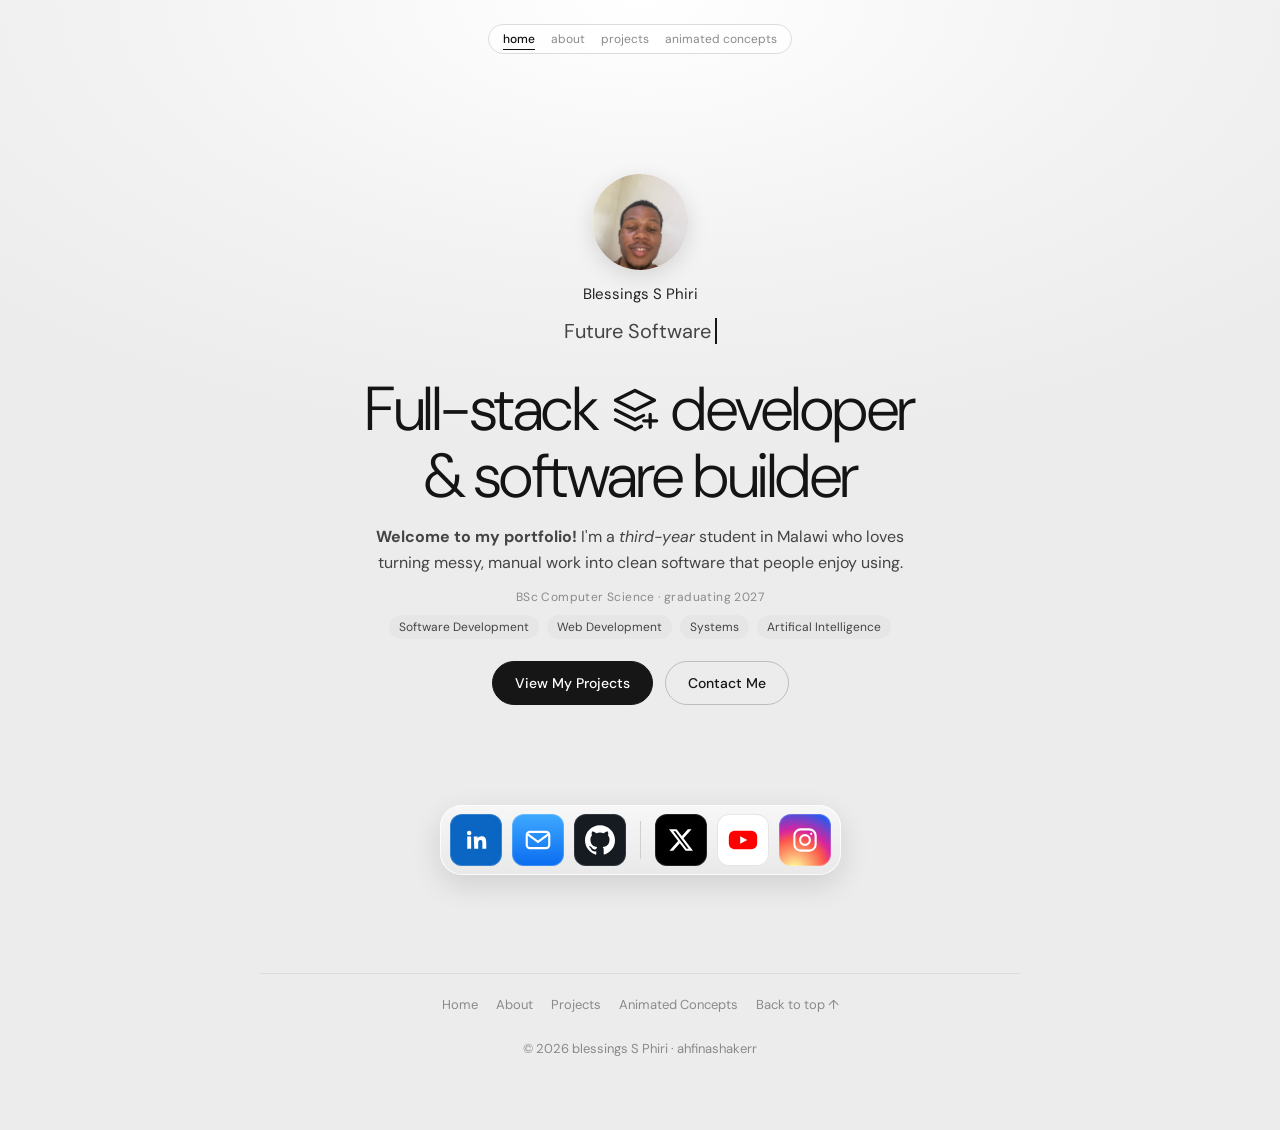
<file: index.html>
<!DOCTYPE html>
<!--
  index.html  -  the HOME page

  WHAT IS THIS FILE?
  HTML (HyperText Markup Language) is the structure of a web page.
  It is made of "tags" like <p>...</p>. Most tags open (<p>) and close (</p>).
  Text in a box like this (starting with the exclamation-dash-dash symbols)
  is a COMMENT: the browser ignores it, it is only here to explain the code.

  WHY is this file called index.html?
  Web servers (including GitHub Pages) automatically show "index.html"
  as the main page of a site, so the name must be exactly this.

  <!DOCTYPE html> (the first line) tells the browser "this page uses
  modern HTML5". Without it the browser may use old, quirky rules.
-->
<html lang="en">
<!-- lang="en" says the page is in English. WHY: screen readers pronounce it
     correctly and search engines know the language. -->

<head>
  <!-- The <head> holds information ABOUT the page. None of it is shown on the page itself. -->

  <!-- charset="utf-8" lets the page show all characters properly (é, –, ·, emoji). -->
  <meta charset="utf-8">

  <!-- viewport: makes the page fit a phone screen at normal size instead of
       a tiny zoomed-out desktop page. Needed for responsive design. -->
  <meta name="viewport" content="width=device-width, initial-scale=1">

  <!-- description: the short summary Google shows under the page title in search results. -->
  <meta name="description" content="Portfolio of Blessings S Phiri, a Computer Science student and full-stack developer in Malawi.">

  <!-- author: who made the page -->
  <meta name="author" content="Blessings Phiri">

  <!-- <title> is the text shown on the browser tab. -->
  <title>Blessings S Phiri | Home</title>

  <!-- Google Fonts, in two lines:
       preconnect = start connecting to Google early so the font loads faster.
       The second link downloads the DM Sans font in weights 300, 400 and 500. -->
  <link rel="preconnect" href="https://fonts.googleapis.com">
  <link href="https://fonts.googleapis.com/css2?family=DM+Sans:wght@300;400;500&display=swap" rel="stylesheet">

  <!-- Connects MY stylesheet. href is the path: the "css" folder, then style.css.
       This is an EXTERNAL stylesheet (required by the brief). -->
  <link rel="stylesheet" href="css/style.css">

  <!-- Connects my JavaScript. "defer" = run it after the page has loaded. -->
  <script src="js/script.js" defer></script>
</head>

<body>
  <!-- The <body> is everything the visitor actually sees. -->

  <!-- <main> = the main content of the page (there should be only one per page).
       class="page" is a name my CSS uses to style it.
       id="top" gives this spot a name so "Back to top" links (href="#top") can jump here. -->
  <main class="page" id="top">

    <!-- ===================== HEADER + NAVIGATION =====================
         <header> = the top area of the page.
         <nav> = a group of navigation links. aria-label describes it for screen readers.
         The same navigation is on all 4 pages. Only the "active" class moves,
         so the visitor can see which page they are on. -->
    <header>
      <nav class="pill" aria-label="Main navigation">
        <div class="tabs">
          <!-- <a> = a hyperlink. href = where it goes.
               These are INTERNAL links to my other pages (same folder, so just the file name).
               aria-current="page" tells screen readers "you are here". -->
          <a href="index.html" class="active" aria-current="page">home</a>
          <a href="about.html">about</a>
          <a href="projects.html">projects</a>
          <a href="animations.html">animated concepts</a>
        </div>
      </nav>
    </header>

    <!-- ===================== HERO SECTION =====================
         <section> = one themed block of the page.
         aria-labelledby links the section to its heading (id="hero-title") for screen readers.
         The background picture is added in CSS (.hero::before in style.css). -->
    <section class="hero" aria-labelledby="hero-title">

      <!-- CLICKABLE IMAGE (brief requirement): an <img> placed INSIDE an <a>.
           Clicking the photo goes to the About page.
           alt = text description of the picture (for screen readers and if the image fails to load).
           width/height = the picture's size, so the page doesn't jump while loading. -->
      <a href="about.html" aria-label="Go to the About page">
        <img class="avatar" src="images/profile.jpg" alt="Portrait of Blessings S Phiri" width="96" height="96">
      </a>

      <!-- My name. -->
      <div class="name">Blessings S Phiri</div>

      <!-- TYPING ANIMATION. data-words holds the phrases to type, as a list.
           script.js reads it and types them one by one. The text inside the span
           ("Future Software Engineer") is shown first / if JavaScript is off. -->
      <div class="typing">
        <span class="typed-text typed" data-words='["Future Software Engineer", "Web Developer", "Computer Science Student", "Technology Enthusiast"]'>Future Software Engineer</span>
      </div>

      <!-- <h1> = the MAIN heading of the page. Use only one h1 per page (good for SEO).
           <br> = line break (forces a new line without starting a new paragraph).
           &amp; shows the "&" symbol (a plain & can confuse HTML). -->
      <h1 id="hero-title">
        Full-stack
        <!-- Inline SVG = a picture drawn with code (the little layers icon).
             WHY SVG? It stays sharp at any size and needs no image file.
             aria-hidden="true" hides it from screen readers because it is only decoration. -->
        <svg class="layers" width="52" height="52" viewBox="0 0 24 24" fill="none" stroke="#141414" stroke-width="1.5" stroke-linecap="round" stroke-linejoin="round" aria-hidden="true"><path d="m12 3 9 4.5-9 4.5-9-4.5z"/><path d="m3 12 9 4.5 4-2"/><path d="m3 16.5 9 4.5 3-1.5"/><path d="M19 14v6M16 17h6"/></svg>
        developer<br>&amp; software builder
      </h1>

      <!-- WELCOME MESSAGE. <p> = paragraph. <strong> = bold (important). <em> = italic (emphasis). -->
      <p class="welcome">
        <strong>Welcome to my portfolio!</strong> I'm a <em>third-year</em> student in Malawi who loves
        turning messy, manual work into clean software that people enjoy using.
      </p>

      <div class="hero-meta">
        <!-- ACADEMIC PROGRAMME (brief requirement). <h6> = the smallest heading level.
             &middot; shows a middle dot "·".  TODO: put your exact degree name. -->
        <h6>BSc Computer Science &middot; graduating 2027</h6>

        <!-- PROFESSIONAL INTERESTS (brief requirement), shown as small tags -->
        <div class="tags" aria-label="Professional interests">
          <span>Software Development</span>
          <span>Web Development</span>
          <span>Systems</span>
          <span>Artifical Intelligence</span>
        </div>
      </div>

      <!-- CALL-TO-ACTION BUTTONS (brief requirement). They are links styled as buttons (class="btn").
           about.html#contact = open the About page AND jump to the section with id="contact". -->
      <div class="btn-row">
        <a class="btn" href="projects.html">View My Projects</a>
        <a class="btn ghost" href="about.html#contact">Contact Me</a>
      </div>
    </section>

    <!-- ===================== SOCIAL DOCK =====================
         A row of icon links (from the base site's design).
         TODO: replace every YOUR-... with your real profile. Delete icons you don't use.
         target="_blank" opens the link in a NEW tab so visitors don't leave my site.
         rel="noopener" is a security setting that should always go with target="_blank".
         aria-label + title give the icon a name (icons have no text). -->
    <div class="dock" aria-label="Social links">

      <!-- EXTERNAL link (goes to another website) -->
      <a class="dock-i linkedin" href="https://www.linkedin.com/in/blessings-phiri-0867732a6?" target="_blank" rel="noopener" aria-label="LinkedIn" title="LinkedIn">
        <svg width="30" height="30" viewBox="0 0 24 24" fill="#fff" aria-hidden="true"><path d="M5 9.2h3.1V19H5zM6.55 4.5a1.8 1.8 0 1 1 0 3.6 1.8 1.8 0 0 1 0-3.6zM10.2 9.2h3v1.35c.45-.85 1.55-1.65 3.15-1.65 3.25 0 3.85 2.15 3.85 4.9V19h-3.1v-4.6c0-1.1 0-2.5-1.55-2.5s-1.8 1.2-1.8 2.45V19h-3.1z"/></svg>
      </a>

      <!-- EMAIL link: "mailto:" opens the visitor's email app with my address filled in. -->
      <a class="dock-i mail" href="mailto:blessingsphiri196@gmail.com" aria-label="Email" title="Email">
        <svg width="30" height="30" viewBox="0 0 24 24" fill="none" stroke="#fff" stroke-width="1.7" stroke-linecap="round" stroke-linejoin="round" aria-hidden="true"><rect x="3" y="5.5" width="18" height="13" rx="2.5"/><path d="m3.8 7.5 8.2 6 8.2-6"/></svg>
      </a>

       <!-- I deleted another link -->

      <!-- LINK TO MY GITHUB PROFILE (brief requirement) -->
      <a class="dock-i github" href="https://github.com/ahfinashakerr" target="_blank" rel="noopener" aria-label="GitHub" title="GitHub">
        <svg width="30" height="30" viewBox="0 0 24 24" fill="#fff" aria-hidden="true"><path d="M12 .297c-6.63 0-12 5.373-12 12 0 5.303 3.438 9.8 8.205 11.385.6.113.82-.258.82-.577 0-.285-.01-1.04-.015-2.04-3.338.724-4.042-1.61-4.042-1.61C4.422 18.07 3.633 17.7 3.633 17.7c-1.087-.744.084-.729.084-.729 1.205.084 1.838 1.236 1.838 1.236 1.07 1.835 2.809 1.305 3.495.998.108-.776.417-1.305.76-1.605-2.665-.3-5.466-1.332-5.466-5.93 0-1.31.465-2.38 1.235-3.22-.135-.303-.54-1.523.105-3.176 0 0 1.005-.322 3.3 1.23.96-.267 1.98-.399 3-.405 1.02.006 2.04.138 3 .405 2.28-1.552 3.285-1.23 3.285-1.23.645 1.653.24 2.873.12 3.176.765.84 1.23 1.91 1.23 3.22 0 4.61-2.805 5.625-5.475 5.92.42.36.81 1.096.81 2.22 0 1.606-.015 2.896-.015 3.286 0 .315.21.69.825.57C20.565 22.092 24 17.592 24 12.297c0-6.627-5.373-12-12-12"/></svg>
      </a>

      <!-- A thin divider line between the two icon groups -->
      <span class="dock-sep"></span>

      <a class="dock-i x" href="https://x.com/Kalifabina" target="_blank" rel="noopener" aria-label="X" title="X">
        <svg width="24" height="24" viewBox="0 0 24 24" fill="#fff" aria-hidden="true"><path d="M18.901 1.153h3.68l-8.04 9.19L24 22.846h-7.406l-5.8-7.584-6.638 7.584H.474l8.6-9.83L0 1.154h7.594l5.243 6.932ZM17.61 20.644h2.039L6.486 3.24H4.298Z"/></svg>
      </a>
      <a class="dock-i youtube" href="https://www.youtube.com/@Kalifabina" target="_blank" rel="noopener" aria-label="YouTube" title="YouTube">
        <svg width="34" height="34" viewBox="0 0 24 24" aria-hidden="true"><rect x="2" y="5.5" width="20" height="13" rx="4" fill="#f00"/><path d="m10 9.3 5 2.7-5 2.7z" fill="#fff"/></svg>
      </a>
      <a class="dock-i instagram" href="https://www.instagram.com/Kalifabina" target="_blank" rel="noopener" aria-label="Instagram" title="Instagram">
        <svg width="30" height="30" viewBox="0 0 24 24" fill="none" stroke="#fff" stroke-width="1.7" aria-hidden="true"><rect x="3.5" y="3.5" width="17" height="17" rx="5"/><circle cx="12" cy="12" r="3.9"/><circle cx="17" cy="7" r="0.9" fill="#fff" stroke="none"/></svg>
      </a>
    </div>

    <!-- ===================== FOOTER =====================
         <footer> = the bottom area, repeated on every page.
         <hr> = horizontal line.
         href="#top" is a SECTION link: it scrolls back up to id="top" on this same page.
         &uarr; shows an up arrow. &copy; shows the © symbol.
         <span id="year"> is filled in automatically by script.js (current year). -->
    <footer>
      <hr>
      <div class="foot-links">
        <a href="index.html">Home</a>
        <a href="about.html">About</a>
        <a href="projects.html">Projects</a>
        <a href="animations.html">Animated Concepts</a>
        <a href="#top">Back to top &uarr;</a>
      </div>
      <p>&copy; <span id="year">2026</span> blessings S Phiri &middot; ahfinashakerr</p>
    </footer>

  </main>
</body>
</html>
</file>
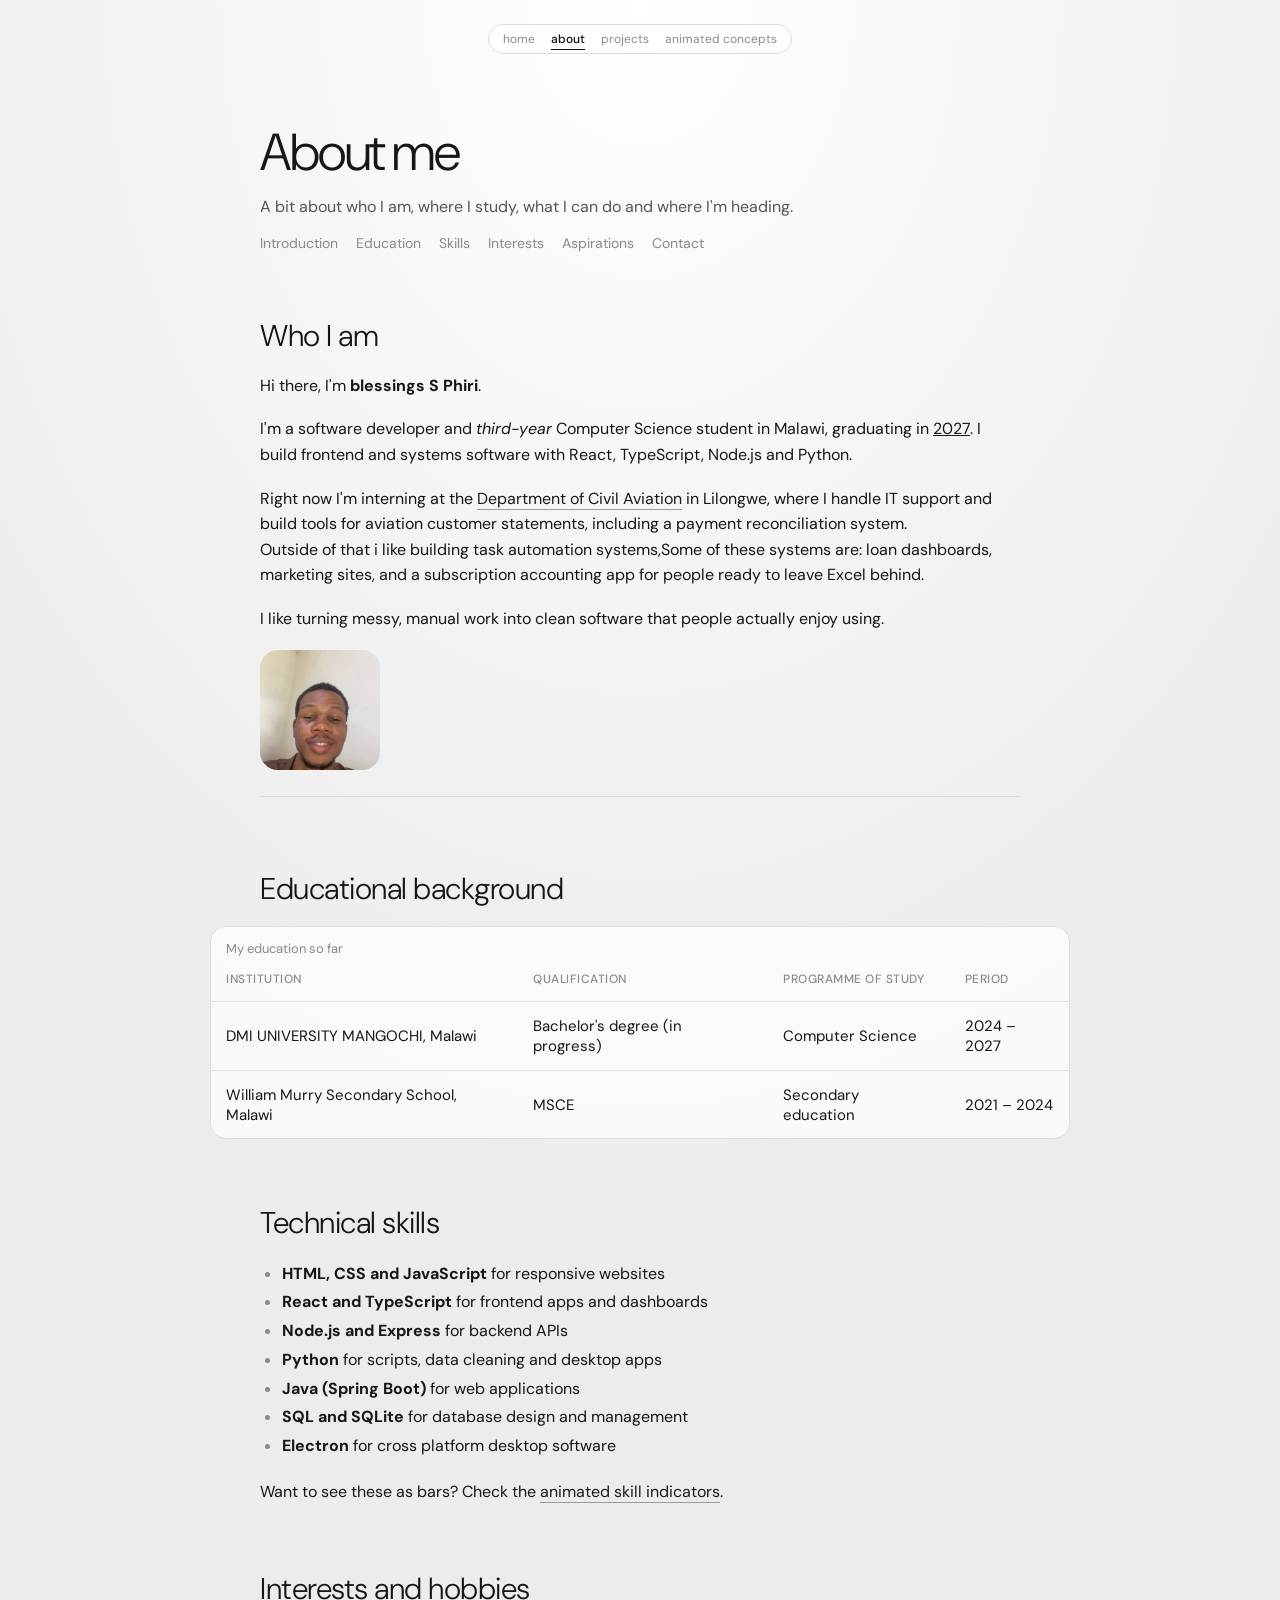
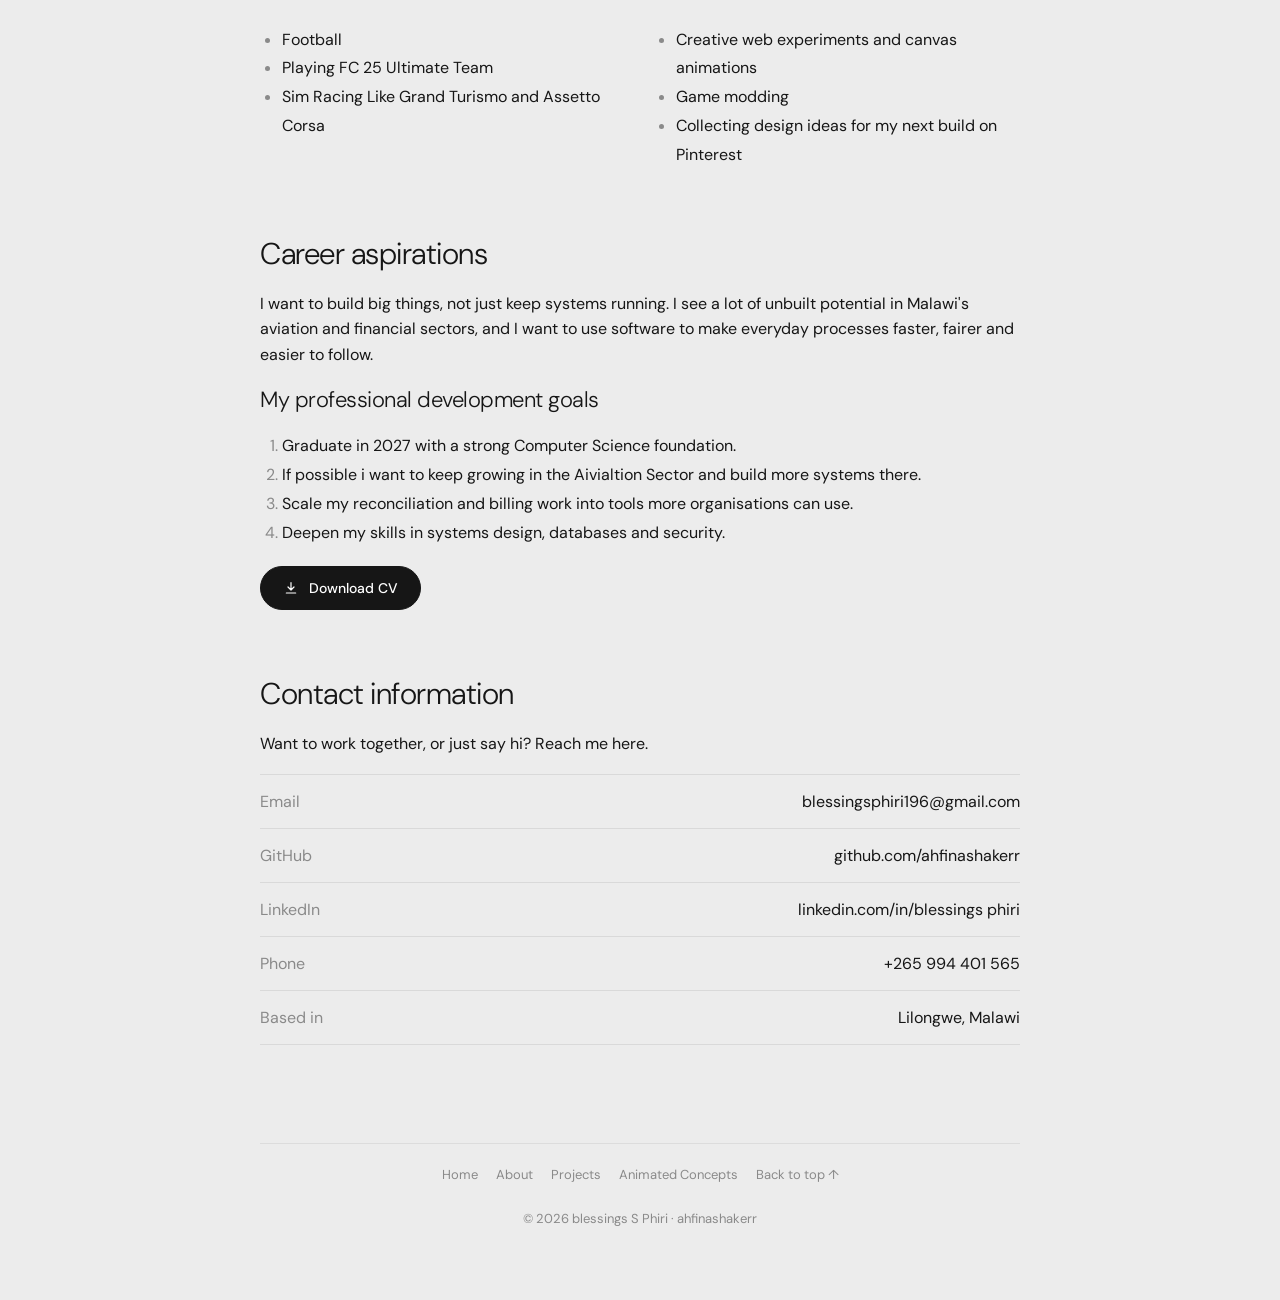
<file: about.html>
<!DOCTYPE html>
<!--
  about.html  -  the ABOUT ME page

  Sections on this page (they match the brief, A to F):
    A. Personal introduction     D. Interests and hobbies
    B. Education (a table)       E. Career aspirations (lists)
    C. Technical skills (a list) F. Contact information

  The <head>, header/navigation and footer work exactly like in index.html
  (see the long comments there). Only the parts that are different are explained here.
-->
<html lang="en">
<head>
  <meta charset="utf-8">
  <meta name="viewport" content="width=device-width, initial-scale=1">
  <meta name="description" content="About blesings S  Phiri: education, technical skills, interests and career goals.">
  <meta name="author" content="blessings S Phiri">
  <title>blessings S Phiri | About Me</title>
  <link rel="preconnect" href="https://fonts.googleapis.com">
  <link href="https://fonts.googleapis.com/css2?family=DM+Sans:wght@300;400;500&display=swap" rel="stylesheet">
  <link rel="stylesheet" href="css/style.css">
  <script src="js/script.js" defer></script>
</head>
<body>
  <main class="page" id="top">

    <!-- Navigation: same as every page. "active" is now on the "about" link. -->
    <header>
      <nav class="pill" aria-label="Main navigation">
        <div class="tabs">
          <a href="index.html">home</a>
          <a href="about.html" class="active" aria-current="page">about</a>
          <a href="projects.html">projects</a>
          <a href="animations.html">animated concepts</a>
        </div>
      </nav>
    </header>

    <!-- .wrap keeps the content in a centred column of readable width (see style.css) -->
    <div class="wrap">

      <!-- PAGE TITLE AREA -->
      <div class="page-title">
        <h1>About me</h1>
        <p>A bit about who I am, where I study, what I can do and where I'm heading.</p>

        <!-- SECTION LINKS (brief requirement: "links connecting sections within a page").
             href="#education" jumps to the element on THIS page that has id="education".
             Smooth scrolling is turned on in the CSS. -->
        <nav class="jump" aria-label="Jump to a section">
          <a href="#intro">Introduction</a>
          <a href="#education">Education</a>
          <a href="#skills">Skills</a>
          <a href="#interests">Interests</a>
          <a href="#aspirations">Aspirations</a>
          <a href="#contact">Contact</a>
        </nav>
      </div>

      <!-- ===================== A. PERSONAL INTRODUCTION =====================
           id="intro" is the "name" the jump link above points to. -->
      <section class="block" id="intro">
        <!-- <h2> = a section heading (second level, under the h1) -->
        <h2>Who I am</h2>
        <p>Hi there, I'm <strong>blessings S Phiri</strong>.</p>

        <!-- TEXT FORMATTING used here:
             <em> = italic emphasis, <strong> = bold, <u> = underline -->
        <p>
          I'm a software developer and <em>third-year</em> Computer Science student in Malawi,
          graduating in <u>2027</u>. I build frontend and systems software with React, TypeScript,
          Node.js and Python.
        </p>

        <p>
          Right now I'm interning at the
          <!-- TODO: here is the DCA reconcilliatoin system .
               class="txt-link" gives it the thin underline style. -->
          <a class="txt-link" href="#">Department of Civil Aviation</a>
          in Lilongwe, where I handle IT support and build tools for aviation customer statements,
          including a payment reconciliation system.<br>
          <!-- <br> above = line break: new line INSIDE the same paragraph.
               A new <p> would add a bigger gap and starts a new paragraph. -->
          Outside of that i like building task automation systems,Some of  these systems are:
          loan dashboards, marketing sites, and a subscription accounting app for people ready to leave Excel behind.
        </p>
        <p>I like turning messy, manual work into clean software that people actually enjoy using.</p>

        <!-- CLICKABLE IMAGE #2: the photo is wrapped in a link to the Projects page.
             style="..." is INLINE CSS (CSS written directly on one element, for a one-off style). -->
        <a href="projects.html" aria-label="See my projects">
          <img src="images/profile.jpg" alt="Blessings S phiri at work" width="120" height="120" style="border-radius:18px; object-fit:cover; display:block;">
        </a>
        <hr>
      </section>

      <!-- ===================== B. EDUCATIONAL BACKGROUND (HTML TABLE) =====================
           A table has: <table> (the whole thing), <thead> (heading row), <tbody> (data rows),
           <tr> (a row), <th> (a heading cell) and <td> (a normal cell).
           .table-wrap lets it scroll sideways on tiny phones. -->
      <section class="block" id="education">
        <h2>Educational background</h2>
        <div class="table-wrap">
          <table>
            <!-- <caption> = a title for the table (good for accessibility) -->
            <caption>My education so far</caption>
            <thead>
              <tr>
                <!-- scope="col" tells screen readers this header describes the column below it -->
                <th scope="col">Institution</th>
                <th scope="col">Qualification</th>
                <th scope="col">Programme of study</th>
                <th scope="col">Period</th>
              </tr>
            </thead>
            <tbody>
              <!-- TODO: put your real university and school names and years.
                   &ndash; shows a dash "–" between the years. -->
              <tr>
                <td data-label="Institution">DMI UNIVERSITY MANGOCHI, Malawi</td>
                <td data-label="Qualification">Bachelor's degree (in progress)</td>
                <td data-label="Programme of study">Computer Science</td>
                <td data-label="Period">2024 &ndash; 2027</td>
              </tr>
              <tr>
                <td data-label="Institution">William Murry Secondary School, Malawi</td>
                <td data-label="Qualification">MSCE</td>
                <td data-label="Programme of study">Secondary education</td>
                <td data-label="Period">2021 &ndash; 2024</td>
              </tr>
            </tbody>
          </table>
        </div>
      </section>

      <!-- ===================== C. TECHNICAL SKILLS (UNORDERED LIST) =====================
           <ul> = unordered list (bullet points). Each item is an <li> (list item).
           Use <ul> when the ORDER doesn't matter. (7 skills here; the brief needs at least 5.) -->
      <section class="block" id="skills">
        <h2>Technical skills</h2>
        <ul class="list">
          <li><strong>HTML, CSS and JavaScript</strong> for responsive websites</li>
          <li><strong>React and TypeScript</strong> for frontend apps and dashboards</li>
          <li><strong>Node.js and Express</strong> for backend APIs</li>
          <li><strong>Python</strong> for scripts, data cleaning and desktop apps</li>
          <li><strong>Java (Spring Boot)</strong> for web applications</li>
          <li><strong>SQL and SQLite</strong> for database design and management</li>
          <li><strong>Electron</strong> for cross platform desktop software</li>
        </ul>
        <!-- Link to a SPECIFIC SECTION on ANOTHER page: animations.html + #skills -->
        <p>Want to see these as bars? Check the <a class="txt-link" href="animations.html#skills">animated skill indicators</a>.</p>
      </section>

      <!-- ===================== D. INTERESTS AND HOBBIES =====================
           Two columns (.two-col uses CSS Grid). <h4> = a smaller sub-heading. -->
      <section class="block" id="interests">
        <h2>Interests and hobbies</h2>
        <div class="two-col">
          <div>
           <!--these are the hobbies not related to computer sceince-->
            <ul class="list">
              <li>Football </li>
              <li>Playing FC 25 Ultimate Team </li>
              <li>Sim Racing Like Grand Turismo and Assetto Corsa</li>
            </ul>
          </div>
          <div>
          <!--these are hobbies releted to computer sceince-->
            <ul class="list">
              <li>Creative web experiments and canvas animations</li>
              <li>Game modding</li>
              <li>Collecting design ideas for my next build on Pinterest</li>
            </ul>
          </div>
        </div>
      </section>

      <!-- ===================== E. CAREER ASPIRATIONS (ORDERED LIST) =====================
           <ol> = ordered list (1, 2, 3...). Use it when the ORDER matters,
           like steps in a plan. Together with the <ul> above, both list types are used. -->
      <section class="block" id="aspirations">
        <h2>Career aspirations</h2>
        <p>
          I want to build big things, not just keep systems running. I see a lot of unbuilt potential
          in Malawi's aviation and financial sectors, and I want to use software to make everyday
          processes faster, fairer and easier to follow.
        </p>
        <h3>My professional development goals</h3>
        <ol class="list">
          <li>Graduate in 2027 with a strong Computer Science foundation.</li>
          <li>If possible i want to keep growing in the Aivialtion Sector and build more systems there.</li>
          <li>Scale my reconciliation and billing work into tools more organisations can use.</li>
          <li>Deepen my skills in systems design, databases and security.</li>
        </ol>

        <!-- DOWNLOAD BUTTON: the "download" attribute makes the browser SAVE the file
             instead of opening it. Dont forget i should Put your CV in the main folder as blessings.S.Phiri-cv.pdf
             (lowercase, no spaces, as the brief's naming rules ask). -->
        <a class="btn" href="blessings.S.Phiri-cv.docx" download="blessings.S.Phiri-CV.docx" style="align-self:flex-start;">
          <svg width="16" height="16" viewBox="0 0 24 24" fill="none" stroke="#fff" stroke-width="1.8" stroke-linecap="round" stroke-linejoin="round" aria-hidden="true"><path d="M12 4v11m0 0-4.5-4.5M12 15l4.5-4.5M5 19.5h14"/></svg>
          Download CV
        </a>
      </section>

      <!-- ===================== F. CONTACT INFORMATION =====================
           id="contact" is where the "Contact Me" button on the Home page jumps to. -->
      <section class="block" id="contact">
        <h2>Contact information</h2>
        <p>Want to work together, or just say hi? Reach me here.</p>
        <div class="contact-list">
          <!-- EMAIL LINK (brief requirement): href="mailto:address". TODO: use your real email. -->
          <a href="mailto:blessingsphiri196@com.com"><span>Email</span><span>blessingsphiri196@gmail.com</span></a>
          <!-- EXTERNAL links to my GitHub and other profiles. TODO: replace YOUR-... -->
          <a href="https://github.com/ahfinashakerr" target="_blank" rel="noopener"><span>GitHub</span><span>github.com/ahfinashakerr</span></a>
          <a href="https://www.linkedin.com/in/blessings-phiri-0867732a6?" target="_blank" rel="noopener"><span>LinkedIn</span><span>linkedin.com/in/blessings phiri</span></a>
          <!--yeah removed slime-->
          <!-- not a link, just information, so a <div> is used instead of <a> -->
          <div><span>Phone</span><span>+265 994 401 565</span></div>
          <!--this is for my location-->  
          <div><span>Based in</span><span> Lilongwe, Malawi</span></div>
        </div>
      </section>

    </div>

    <!-- Footer: same as every page -->
    <footer>
      <hr>
      <div class="foot-links">
        <a href="index.html">Home</a>
        <a href="about.html">About</a>
        <a href="projects.html">Projects</a>
        <a href="animations.html">Animated Concepts</a>
        <a href="#top">Back to top &uarr;</a>
      </div>
      <p>&copy; <span id="year">2026</span> blessings S Phiri &middot; ahfinashakerr</p>
    </footer>

  </main>
</body>
</html>
</file>
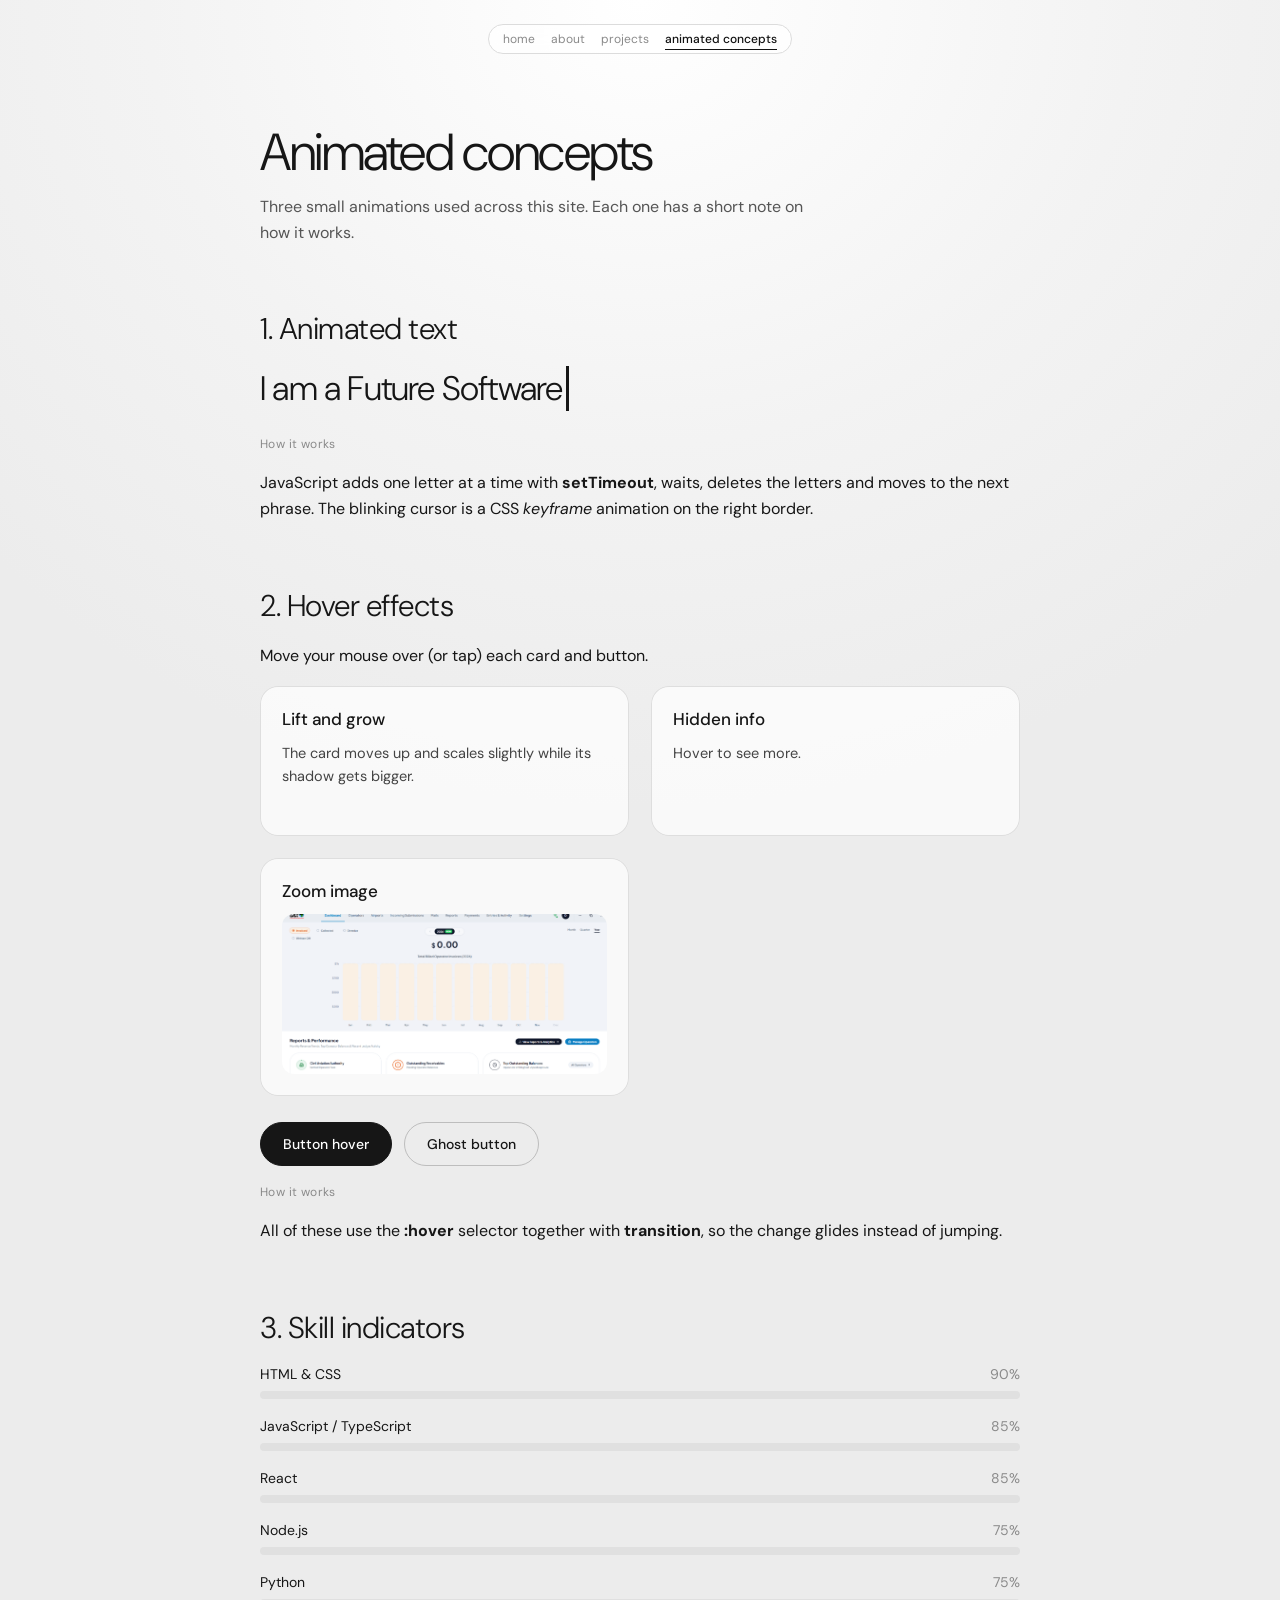
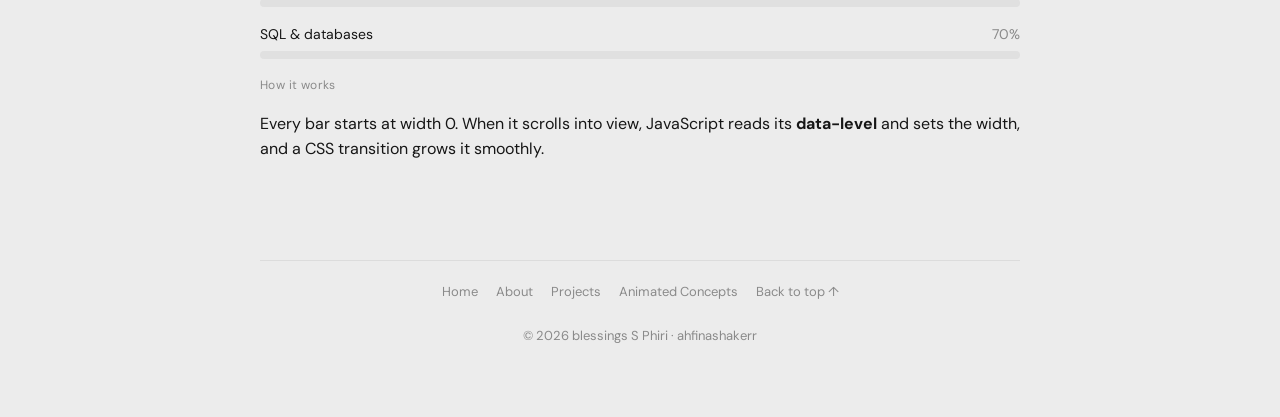
<file: animations.html>
<!DOCTYPE html>
<!--
  animations.html  -  the ANIMATED CONCEPTS page

  The brief asks for at least 3 different animated concepts. This page shows:
    1. Animated text      (typing effect, JavaScript + CSS)
    2. Hover effects      (CSS transitions)
    3. Skill indicators   (animated progress bars, JavaScript + CSS)
  Each demo has a short "How it works" note for the practical demonstration.
  The head, navigation and footer are the same as on the other pages (see index.html).
-->
<html lang="en">
<head>
  <meta charset="utf-8">
  <meta name="viewport" content="width=device-width, initial-scale=1">
  <meta name="description" content="Animated concepts used on Kalifabina's portfolio: typing text, hover effects and animated skill bars.">
  <meta name="author" content="blessings S Phiri">
  <title>blessings S Phiri | Animated Concepts</title>
  <link rel="preconnect" href="https://fonts.googleapis.com">
  <link href="https://fonts.googleapis.com/css2?family=DM+Sans:wght@300;400;500&display=swap" rel="stylesheet">
  <link rel="stylesheet" href="css/style.css">
  <script src="js/script.js" defer></script>
</head>
<body>
  <main class="page" id="top">

    <header>
      <nav class="pill" aria-label="Main navigation">
        <div class="tabs">
          <a href="index.html">home</a>
          <a href="about.html">about</a>
          <a href="projects.html">projects</a>
          <a href="animations.html" class="active" aria-current="page">animated concepts</a>
        </div>
      </nav>
    </header>

    <div class="wrap">

      <div class="page-title">
        <h1>Animated concepts</h1>
        <p>Three small animations used across this site. Each one has a short note on how it works.</p>
      </div>

      <!-- ===================== 1. ANIMATED TEXT (typing effect) =====================
           The same data-words idea as on the Home page. script.js types each phrase,
           pauses, deletes it and moves on. The cursor is a CSS animation. -->
      <section class="block" id="typing">
        <h2>1. Animated text</h2>
        <div class="typing-demo">
          I am a <span class="typed-text typed" data-words='["Future Software Engineer", "Web Developer", "Computer Science Student", "Technology Enthusiast"]'>Web Developer</span>
        </div>
        <h6>How it works</h6>
        <p>JavaScript adds one letter at a time with <strong>setTimeout</strong>, waits, deletes the letters and moves to the next phrase. The blinking cursor is a CSS <em>keyframe</em> animation on the right border.</p>
      </section>

      <!-- ===================== 2. HOVER EFFECTS =====================
           Move the mouse over each item. All use CSS :hover with transition (no JavaScript). -->
      <section class="block" id="hover">
        <h2>2. Hover effects</h2>
        <p>Move your mouse over (or tap) each card and button.</p>
        <div class="grid">

          <!-- Effect 1: the card lifts and grows, its shadow gets bigger (.card:hover in the CSS) -->
          <div class="card">
            <h4>Lift and grow</h4>
            <p>The card moves up and scales slightly while its shadow gets bigger.</p>
          </div>

          <!-- Effect 2: a hidden black panel slides up from the bottom (.reveal-card in the CSS).
               Note: "reveal-card" is a different thing from the scroll "reveal" class. -->
          <div class="card reveal-card">
            <h4>Hidden info</h4>
            <p>Hover to see more.</p>
            <div class="extra">Surprise! This panel slides up using <strong>transform</strong> and a CSS transition.</div>
          </div>

          <!-- Effect 3: the picture zooms inside the card (.card:hover .shot in the CSS).
               The whole card is a link, so the card itself is clickable. -->
          <a class="card" href="projects.html">
            <h4>Zoom image</h4>
            <img class="shot" src="images/project1.jpg" alt="Project screenshot that zooms when you hover over the card" width="800" height="500" style="border-radius:12px;">
          </a>
        </div>

        <!-- Effect 4: button hover (.btn:hover) -->
        <div class="btn-row" style="justify-content:flex-start;">
          <a class="btn" href="projects.html">Button hover</a>
          <a class="btn ghost" href="about.html">Ghost button</a>
        </div>
        <h6>How it works</h6>
        <p>All of these use the <strong>:hover</strong> selector together with <strong>transition</strong>, so the change glides instead of jumping.</p>
      </section>

      <!-- ===================== 3. ANIMATED SKILL INDICATORS =====================
           Each skill = a label + a grey bar with a black fill inside.
           data-level="90" is the percentage. script.js reads it and sets the fill width
           when the bar is on screen; CSS transition makes it grow smoothly.
           It also resets when scrolled away, so it replays scrolling up OR down.
           TODO: change the percentages to what honestly fits you. -->
      <section class="block" id="skills">
        <h2>3. Skill indicators</h2>

        <div class="skill">
          <div class="skill-top"><span>HTML &amp; CSS</span><span>90%</span></div>
          <div class="bar" data-level="90"><span></span></div>
        </div>
        <div class="skill">
          <div class="skill-top"><span>JavaScript / TypeScript</span><span>85%</span></div>
          <div class="bar" data-level="85"><span></span></div>
        </div>
        <div class="skill">
          <div class="skill-top"><span>React</span><span>85%</span></div>
          <div class="bar" data-level="85"><span></span></div>
        </div>
        <div class="skill">
          <div class="skill-top"><span>Node.js</span><span>75%</span></div>
          <div class="bar" data-level="75"><span></span></div>
        </div>
        <div class="skill">
          <div class="skill-top"><span>Python</span><span>75%</span></div>
          <div class="bar" data-level="75"><span></span></div>
        </div>
        <div class="skill">
          <div class="skill-top"><span>SQL &amp; databases</span><span>70%</span></div>
          <div class="bar" data-level="70"><span></span></div>
        </div>

        <h6>How it works</h6>
        <p>Every bar starts at width 0. When it scrolls into view, JavaScript reads its <strong>data-level</strong> and sets the width, and a CSS transition grows it smoothly.</p>
      </section>

    </div>

    <footer>
      <hr>
      <div class="foot-links">
        <a href="index.html">Home</a>
        <a href="about.html">About</a>
        <a href="projects.html">Projects</a>
        <a href="animations.html">Animated Concepts</a>
        <a href="#top">Back to top &uarr;</a>
      </div>
      <p>&copy; <span id="year">2026</span> blessings S Phiri &middot; ahfinashakerr</p>
    </footer>

  </main>
</body>
</html>
</file>
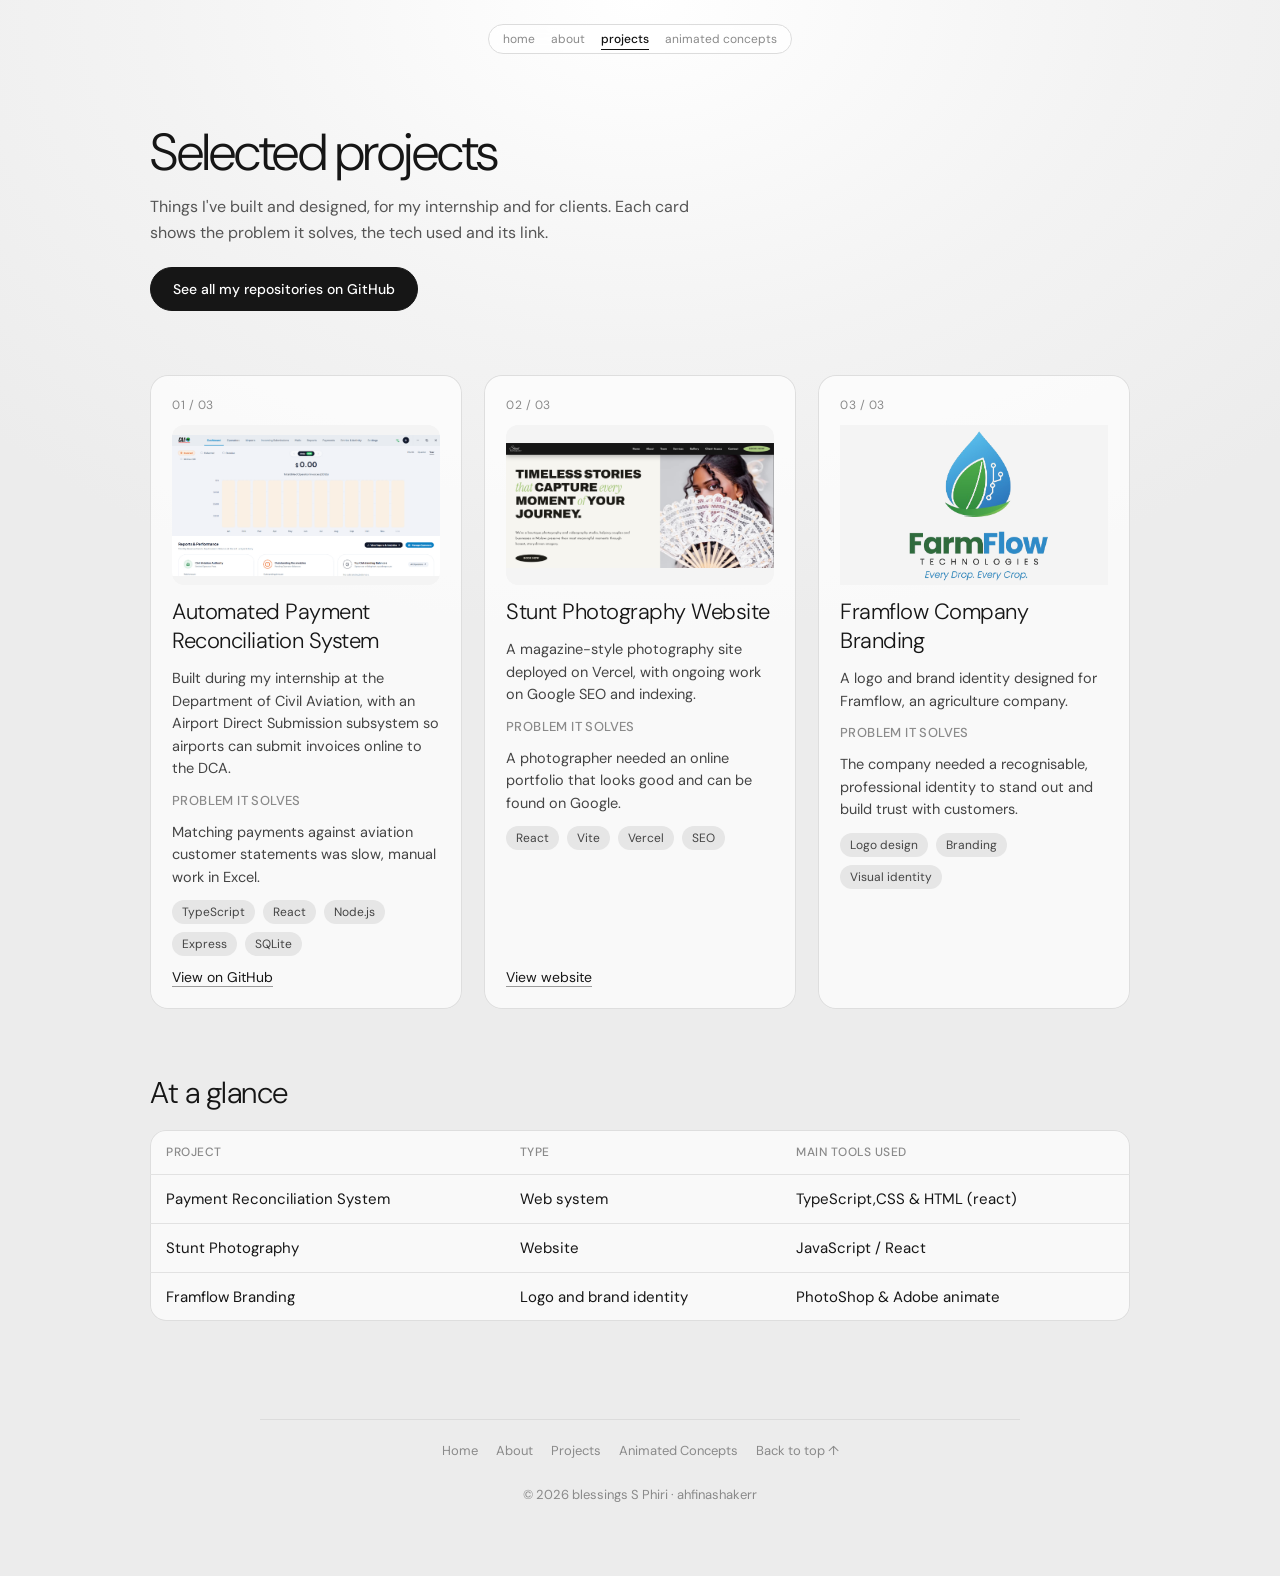
<file: projects.html>
<!DOCTYPE html>
<!--
  projects.html  -  the PROJECTS page

  Shows 3 projects so all the projects have the following things:
    1. a title            4. technologies used
    2. a description      5. a screenshot / image
    3. the problem it     6. a clickable GitHub link
       solves
  The head, navigation and footer are the same as on the other pages
  (see index.html for the long explanations).
-->
<html lang="en">
<head>
  <meta charset="utf-8">
  <meta name="viewport" content="width=device-width, initial-scale=1">
  <meta name="description" content="Projects by Blessings S Phiri: a payment reconciliation system for the DCA, a photography website for STUNT Photography and  a company brand identity for the Framflow.">
  <meta name="author" content="blessings S Phiri">
  <title>blessings S phiri | Projects</title>
  <link rel="preconnect" href="https://fonts.googleapis.com">
  <link href="https://fonts.googleapis.com/css2?family=DM+Sans:wght@300;400;500&display=swap" rel="stylesheet">
  <link rel="stylesheet" href="css/style.css">
  <script src="js/script.js" defer></script>
</head>
<body>
  <main class="page" id="top">

    <header>
      <nav class="pill" aria-label="Main navigation">
        <div class="tabs">
          <a href="index.html">home</a>
          <a href="about.html">about</a>
          <a href="projects.html" class="active" aria-current="page">projects</a>
          <a href="animations.html">animated concepts</a>
        </div>
      </nav>
    </header>

    <!-- class="wrap wrap-wide": TWO classes on one element. "wrap" centres the content,
         "wrap-wide" makes it wider so three cards can sit side by side. -->
    <div class="wrap wrap-wide">

      <div class="page-title">
        <h1>Selected projects</h1>
        <p>Things I've built and designed, for my internship and for clients. Each card shows the problem it solves, the tech used and its  link.</p>
        <div class="btn-row" style="justify-content:flex-start;">
          <!-- LINK TO MY MAIN GITHUB PROFILE (required by the brief) -->
          <a class="btn" href="https://github.com/ahfinashakerr" target="_blank" rel="noopener">See all my repositories on GitHub</a>
        </div>
      </div>

      <!-- =====================================================================
           EDITTING THE PROJECT CARDS
           1. Replace images/projectN.jpg with a real screenshot (keep the same file name, or change src).
           2. Replace YOUR-USERNAME / the repo name with the REAL GitHub link.
           3. Only list projects you really built yourself (the brief forbids fake or copied ones).
           ===================================================================== -->
      <section class="block" aria-label="Project list">
        <!-- .grid is a CSS Grid: the cards arrange themselves into columns automatically -->
        <div class="grid project-grid">

          <!-- ---------- PROJECT 1 ----------
               <article> = a self-contained piece of content (a card).
               class="reveal" = fades in when scrolled into view (script.js + style.css).
               "d1", "d2" on the next cards add a small delay so they appear one after another. -->
          <article class="card reveal">
            <div class="num">01 / 03</div>

            <!-- CLICKABLE IMAGE #3: the screenshot is inside a link to the GitHub repo -->
            <a class="shot-link" href="https://github.com/ahfinashakerr/dca-billing" target="_blank" rel="noopener">
              <img class="shot" src="images/project1.jpg" alt="Screenshot of the Automated Payment Reconciliation System" width="800" height="500">
            </a>

            <!-- <h3> = the project title (the page's h1 > card's h3 keeps the heading order sensible) -->
            <h3>Automated Payment Reconciliation System</h3>
            <p>Built during my internship at the Department of Civil Aviation, with an Airport Direct Submission subsystem so airports can submit invoices online to the DCA.</p>

            <!-- <h5> = small label heading; the paragraph after it answers it -->
            <h5>Problem it solves</h5>
            <p>Matching payments against aviation customer statements was slow, manual work in Excel.</p>

            <!-- Technologies used, as small tags -->
            <div class="tags"><span>TypeScript</span><span>React</span><span>Node.js</span><span>Express</span><span>SQLite</span></div>

            <!-- GitHub link for this project -->
            <a class="view" href="https://github.com/ahfinashakerr/dca-billing" target="_blank" rel="noopener">View on GitHub</a>
          </article>

          <!-- ---------- PROJECT 2 ---------- -->
          <article class="card reveal d1">
            <div class="num">02 / 03</div>
            <a class="shot-link" href="https://stuntphotography.vercel.app/" target="_blank" rel="noopener">
              <img class="shot" src="images/project2.jpg" alt="Screenshot of the Stunt Photography website" width="800" height="500">
            </a>
            <h3>Stunt Photography Website</h3>
            <p>A magazine-style photography site deployed on Vercel, with ongoing work on Google SEO and indexing.</p>
            <h5>Problem it solves</h5>
            <p>A photographer needed an online portfolio that looks good and can be found on Google.</p>
            <div class="tags"><span>React</span><span>Vite</span><span>Vercel</span><span>SEO</span></div>
            <a class="view" href="https://stuntphotography.vercel.app/" target="_blank" rel="noopener">View website</a>
          </article>

          <!-- ---------- PROJECT 3 ----------
               A branding project has no code, so upload your logo and brand files to a
                (for example "framflow-branding") to make this link real. -->
          <a class="card reveal d2 framflow-card" href="images/framflow-project-materials.pdf" target="_blank" rel="noopener" aria-label="Open the Framflow company profile and poster PDF">
            <div class="num">03 / 03</div>
            <img class="shot" src="images/project3.jpg" alt="Framflow logo and brand identity design" width="800" height="500">
            <h3>Framflow Company Branding</h3>
            <p>A logo and brand identity designed for Framflow, an agriculture company.</p>
            <h5>Problem it solves</h5>
            <p>The company needed a recognisable, professional identity to stand out and build trust with customers.</p>
            <div class="tags"><span>Logo design</span><span>Branding</span><span>Visual identity</span></div>
          </a>

        </div>
      </section>

      <!-- ===================== SUMMARY TABLE =====================
           A second table (the brief says "at least one"). Same structure as on the About page. -->
      <section class="block" aria-label="Project summary table">
        <h2>At a glance</h2>
        <div class="table-wrap">
          <table>
            <thead>
              <tr><th scope="col">Project</th><th scope="col">Type</th><th scope="col">Main Tools Used</th></tr>
            </thead>
            <tbody>
              <tr><td data-label="Project">Payment Reconciliation System</td><td data-label="Type">Web system</td><td data-label="Main tools used">TypeScript,CSS & HTML (react)</td></tr>
              <tr><td data-label="Project">Stunt Photography</td><td data-label="Type">Website</td><td data-label="Main tools used">JavaScript / React</td></tr>
              <tr><td data-label="Project">Framflow Branding</td><td data-label="Type">Logo and brand identity</td><td data-label="Main tools used">PhotoShop & Adobe animate</td></tr>
            </tbody>
          </table>
        </div>
      </section>

    </div>

    <footer>
      <hr>
      <div class="foot-links">
        <a href="index.html">Home</a>
        <a href="about.html">About</a>
        <a href="projects.html">Projects</a>
        <a href="animations.html">Animated Concepts</a>
        <a href="#top">Back to top &uarr;</a>
      </div>
      <p>&copy; <span id="year">2026</span> blessings S Phiri &middot; ahfinashakerr</p>
    </footer>

  </main>
</body>
</html>
</file>
<file: css/style.css>
/* 
   style.css  -  the ONE stylesheet used by all four pages


   TABLE OF CONTENTS
     1. Variables + basics
     2. Page layout
     3. Navigation (pill bar)
     4. Home hero
     5. Social dock
     6. Buttons + tags
     7. Cards (projects + hover demos)
     8. Table, lists, contact list
     9. Animations (keyframes, typing, skill bars, scroll reveal)
    10. Footer
    11. Responsive design (tablet + phone)
   /


/* 
   1. VARIABLES and  BASICS
    */

/* :root means "the whole page". Variables written here (they start with
   two dashes) can be reused anywhere with var(--name).
   WHY: if I want a different grey, I change it ONCE here. */
:root {
  --bg: #ececec;                    /* page background grey */
  --ink: #161616;                   /* near-black used for headings + buttons */
  --text: #1c1c1c;                  /* normal text colour */
  --muted: #8a8a8a;                 /* light grey for small / secondary text */
  --line: #dcdcdc;                  /* thin border lines */
  --card: rgba(255, 255, 255, 0.72);/* semi-see-through white for cards */
}

/* box-sizing: border-box makes width include padding + border.
   WHY: without it, a box with width:100% and padding would be wider than
   the screen and cause sideways scrolling. The * means "everything". */
* { box-sizing: border-box; }

/* Smooth scrolling: when a visitor clicks an anchor link such as
   href="#skills", the page glides there instead of jumping. */
html { scroll-behavior: smooth; }

/* Styles for the whole visible page */
body {
  margin: 0;                                         /* remove the browser's default gap */
  font-family: 'DM Sans', system-ui, sans-serif;     /* DM Sans from Google Fonts; if it fails, use the device's normal font */
  background: var(--bg);
  color: var(--ink);
}

/* Links: keep the surrounding text colour and remove the default underline
   (I add my own nicer underlines where needed). */
a { color: inherit; text-decoration: none; }

/* Images can never be wider than the space they sit in.
   WHY: stops big pictures breaking the layout on phones. */
img { max-width: 100%; }

/* Headings h1 to h6. A shared rule first, then each size is set below.
   font-weight 300 = light, which gives the thin elegant look. */
h1, h2, h3, h4, h5, h6 { margin: 0; font-weight: 300; letter-spacing: -0.5px; }
h2 { font-size: 30px; }
h3 { font-size: 22px; }
h4 { font-size: 17px; font-weight: 500; letter-spacing: 0; }
/* h5 and h6 are small label headings, so they are small, grey and spaced out */
h5 { font-size: 13px; font-weight: 500; letter-spacing: 0.4px; text-transform: uppercase; color: var(--muted); }
h6 { font-size: 12px; font-weight: 400; letter-spacing: 0.4px; color: var(--muted); }

/* <hr> = horizontal rule. I replace the heavy default look with a thin line. */
hr { width: 100%; border: 0; border-top: 1px solid var(--line); margin: 8px 0; }

/* .txt-link = a link inside a paragraph, shown with a thin underline.
   The underline darkens on hover (:hover = mouse is over it). */
.txt-link { border-bottom: 1px solid #9a9a9a; color: #1a1a1a; }
.txt-link:hover { border-bottom-color: #1a1a1a; }

/* :focus-visible = the element was selected with the keyboard (Tab key).
   WHY: keyboard users need to SEE where they are. This is an accessibility feature. */
a:focus-visible, button:focus-visible { outline: 2px solid var(--ink); outline-offset: 3px; }


/* =====================================================================
   2. PAGE LAYOUT
   ===================================================================== */

/* .page wraps everything inside <main>. It is a FLEXBOX column:
   display:flex with flex-direction:column stacks children top to bottom,
   and align-items:center centres them horizontally. */
.page {
  min-height: 100vh;               /* at least the full screen height (vh = 1% of screen height) */
  /* soft white glow at the top fading to grey: this is the base site's look */
  background: radial-gradient(ellipse 70% 40% at 50% 0%, #ffffff 0%, #f3f3f3 55%, #ececec 100%);
  display: flex;
  flex-direction: column;
  align-items: center;
  padding: 24px 24px 60px;         /* space inside: top, left/right, bottom */
}

/* .wrap = a centred column that is never wider than 760px.
   WHY: very long lines of text are tiring to read. */
.wrap { width: 100%; max-width: 760px; }
/* .wrap-wide = a wider version, used on the Projects page for the card grid.
   (It is used together with .wrap, so it just overrides max-width.) */
.wrap-wide { max-width: 980px; }

/* .block = one section of content on the inner pages. A flex column with a
   gap between children, and a big margin above to separate sections. */
.block { display: flex; flex-direction: column; gap: 18px; margin-top: 64px; }
.block p { margin: 0; line-height: 1.6; font-size: 16px; }   /* line-height 1.6 = comfortable reading */

/* .page-title = big heading area at the top of About / Projects / Animated Concepts */
.page-title { margin-top: 70px; display: flex; flex-direction: column; gap: 14px; }
.page-title h1 { font-size: 52px; line-height: 1.08; letter-spacing: -1.5px; }
.page-title p { margin: 0; color: #555; line-height: 1.6; max-width: 560px; }


/* =====================================================================
   3. NAVIGATION (the pill-shaped bar)
   ===================================================================== */

/* The <header> holds the nav. position:sticky + top:14px makes it stay
   14px from the top while scrolling, so visitors can always navigate.
   z-index:20 keeps it ABOVE the content that scrolls underneath. */
header { width: 100%; display: flex; justify-content: center; position: sticky; top: 14px; z-index: 20; }

/* .pill = the rounded bar. border-radius 999px makes the ends fully round. */
.pill {
  display: flex;
  align-items: center;
  min-height: 30px;
  padding: 0 14px;
  border-radius: 999px;
  border: 1px solid var(--line);
  background: rgba(255, 255, 255, 0.7);   /* slightly see-through white */
  backdrop-filter: blur(8px);             /* blurs whatever is behind the bar (frosted glass) */
  font-size: 12px;
  color: #555;
}

/* .tabs = the row of links inside the pill */
.tabs { display: flex; align-items: center; gap: 16px; padding: 6px 0; }
.tabs a { color: var(--muted); font-weight: 400; transition: color 0.15s; position: relative; }
.tabs a:hover { color: #111; }                         /* hover: link gets darker */
.tabs a.active { color: #111; font-weight: 500; }      /* the page you are on is dark + bolder */

/* HOVER EFFECT: an underline that grows from the left.
   ::after creates a fake extra element after each link (no extra HTML needed).
   It is 1px tall and starts squashed to nothing (scaleX(0)).
   On hover / active it stretches to full width (scaleX(1)); "transition"
   animates that change over 0.25 seconds. */
.tabs a::after {
  content: '';
  position: absolute; left: 0; bottom: -3px;
  width: 100%; height: 1px; background: #111;
  transform: scaleX(0);
  transition: transform 0.25s ease;
}
.tabs a:hover::after, .tabs a.active::after { transform: scaleX(1); }


/* =====================================================================
   4. HOME HERO (the big intro at the top of index.html)
   ===================================================================== */

/* position:relative so the ::before background below can be placed
   inside this box. overflow:hidden keeps the image inside the rounded corners. */
.hero {
  position: relative;
  margin-top: 70px;
  width: 100%;
  max-width: 900px;
  padding: 50px 20px 40px;
  display: flex;
  flex-direction: column;
  align-items: center;
  gap: 14px;               /* even space between the stacked items */
  text-align: center;
  border-radius: 28px;
  overflow: hidden;
}

/* BACKGROUND IMAGE (brief requirement): drawn with ::before so it sits
   behind the text. z-index:-1 puts it at the back. inset:0 stretches it
   over the whole hero. "cover" fills the box without stretching the picture.
   The mask fades the picture out toward the edges so it blends softly. */
.hero::before {
  content: '';
  position: absolute; inset: 0; z-index: -1;
  background: url('../images/background.jpg') center / cover no-repeat;   /* ../ = go up out of the css folder, then into images */
  opacity: 0.5;
  -webkit-mask-image: radial-gradient(ellipse at center, #000 40%, transparent 78%);   /* -webkit- is for Safari/older Chrome */
          mask-image: radial-gradient(ellipse at center, #000 40%, transparent 78%);
}

/* Profile photo: a circle (border-radius 50%). object-fit:cover crops the
   photo to fill the circle instead of squashing it. */
.avatar {
  display: block; width: 96px; height: 96px; border-radius: 50%;
  object-fit: cover;
  box-shadow: 0 6px 22px rgba(0, 0, 0, 0.12);
  transition: transform 0.25s ease;
}
/* hover: photo grows a bit and tilts a little */
.avatar:hover { transform: scale(1.08) rotate(-3deg); }

.name { font-size: 15px; color: #222; }

/* The big headline */
.hero h1 {
  margin: 14px 0 0;
  font-size: 62px;
  line-height: 1.08;
  letter-spacing: -1.5px;
  color: #141414;
}
/* The little layers icon sits in the text line, nudged down to line up */
.layers { vertical-align: -6px; }

/* Typing line under the name. min-height stops the page jumping while text is typed/deleted. */
.typing { font-size: 20px; color: #444; min-height: 30px; }
/* .typed gets a right border that acts as the blinking cursor (see @keyframes blink) */
.typing .typed { border-right: 2px solid #161616; padding-right: 4px; animation: blink 0.8s step-end infinite; }

.welcome { max-width: 540px; margin: 0; line-height: 1.6; color: #444; font-size: 16px; }
.hero-meta { display: flex; flex-direction: column; gap: 10px; align-items: center; }


/* =====================================================================
   5. SOCIAL DOCK (row of app-style icons, kept from the base site)
   ===================================================================== */

/* flex-wrap:wrap lets icons drop onto a second row on small screens */
.dock {
  margin-top: 60px;
  display: flex; flex-wrap: wrap; justify-content: center; align-items: center;
  gap: 10px; max-width: 100%;
  padding: 9px 10px;
  border-radius: 22px;
  background: linear-gradient(#f7f7f7, #e9e9e9);   /* light grey top-to-bottom gradient */
  /* two shadows: a soft drop shadow outside + a thin white line inside (inset) */
  box-shadow: 0 10px 30px rgba(0, 0, 0, 0.12), inset 0 0 0 1px rgba(255, 255, 255, 0.8);
}
.dock-sep { width: 1px; height: 38px; background: #cfcfcf; margin: 0 4px; }  /* thin divider between icon groups */

/* each icon is a rounded square; flex centres the icon inside */
.dock-i {
  width: 52px; height: 52px; border-radius: 12px;
  display: flex; align-items: center; justify-content: center;
  transition: transform 0.18s ease;
}
/* HOVER: icon jumps up and grows (like the Mac dock) */
.dock-i:hover { transform: translateY(-6px) scale(1.14); }

/* Brand colour for each icon. Class names match the class in the HTML. */
.linkedin      { background: #0a66c2; box-shadow: inset 0 0 0 1px rgba(255,255,255,.18); }
.mail          { background: linear-gradient(180deg, #3fa9ff 0%, #0a6cf0 100%); box-shadow: inset 0 0 0 1px rgba(255,255,255,.2); }
/* i removed one another thing */
.github        { background: #161b22; box-shadow: inset 0 0 0 1px rgba(255,255,255,.12); }
.x             { background: #000; box-shadow: inset 0 0 0 1px rgba(255,255,255,.14); }
.youtube       { background: #fff; box-shadow: inset 0 0 0 1px rgba(0,0,0,.1); }
.instagram     { background: radial-gradient(circle at 30% 107%, #fdf497 0%, #fdf497 5%, #fd5949 45%, #d6249f 60%, #285aeb 90%); box-shadow: inset 0 0 0 1px rgba(255,255,255,.2); }


/* =====================================================================
   6. BUTTONS + TAGS
   ===================================================================== */

.btn-row { display: flex; flex-wrap: wrap; gap: 12px; justify-content: center; margin-top: 8px; }

/* .btn = the solid black pill button (call-to-action) */
.btn {
  display: inline-flex; align-items: center; gap: 10px;
  height: 44px; padding: 0 22px;
  border-radius: 999px;
  background: var(--ink); color: #fff;
  font-size: 14px; font-weight: 500;
  border: 1px solid var(--ink);
  /* "transition" = animate these properties smoothly when they change */
  transition: transform 0.15s ease, background 0.15s ease, box-shadow 0.15s ease;
}
/* HOVER: button lifts 2px, goes a bit lighter and gets a shadow */
.btn:hover { background: #333; transform: translateY(-2px); box-shadow: 0 8px 18px rgba(0,0,0,.18); }

/* .btn.ghost = the outline version (both classes on the same element) */
.btn.ghost { background: transparent; color: var(--ink); border-color: #bdbdbd; }
.btn.ghost:hover { background: #fff; }

/* .tags = little grey pills listing technologies / interests */
.tags { display: flex; flex-wrap: wrap; gap: 8px; }
.tags span { font-size: 12px; padding: 4px 10px; border-radius: 999px; background: #e6e6e6; color: #444; }


/* =====================================================================
   7. CARDS (project cards + hover demo cards)
   ===================================================================== */

/* CSS GRID: repeat(auto-fill, minmax(290px, 1fr)) means
   "make as many columns as fit, each at least 290px wide, sharing space equally".
   WHY: gives 3 columns on desktop, 2 on tablet, 1 on phone with NO extra code. */
.grid { display: grid; grid-template-columns: repeat(auto-fill, minmax(290px, 1fr)); gap: 22px; }

.card {
  display: flex; flex-direction: column; gap: 12px;
  padding: 22px;
  background: var(--card);
  border-radius: 18px;
  box-shadow: inset 0 0 0 1px #dedede;     /* inset shadow = a thin inner border */
  transition: transform 0.25s ease, box-shadow 0.25s ease;
}
/* HOVER EFFECT (brief): the card rises, slightly enlarges and the shadow grows */
.card:hover { transform: translateY(-6px) scale(1.015); box-shadow: inset 0 0 0 1px #cfcfcf, 0 16px 34px rgba(0,0,0,.12); }
.card p { margin: 0; font-size: 14.5px; line-height: 1.55; color: #444; }
.card .num { font-size: 12px; color: var(--muted); letter-spacing: 0.5px; }

/* The screenshot sits inside a link (.shot-link) so the IMAGE is clickable.
   overflow:hidden crops the image when it zooms on hover. */
.shot-link { display: block; overflow: hidden; border-radius: 12px; background: #ddd; }
.shot { display: block; width: 100%; height: 160px; object-fit: cover; transition: transform 0.4s ease; }
/* when the mouse is over the CARD, the image inside zooms in */
.card:hover .shot { transform: scale(1.07); }

/* Project screenshots should show the whole image rather than crop or zoom it.
   This is scoped to the Projects page grid so the zoom demonstration on the
   Animated Concepts page still works as intended. */
.project-grid .shot { object-fit: contain; background: #f4f4f4; }
.project-grid .card:hover .shot { transform: none; }
.framflow-card { cursor: pointer; }

/* "View on GitHub" link. margin-top:auto pushes it to the bottom of the card
   so links line up even when descriptions have different lengths. */
.card .view { margin-top: auto; align-self: flex-start; font-size: 14px; border-bottom: 1px solid #9a9a9a; }
.card .view:hover { border-bottom-color: #111; }


/* =====================================================================
   8. TABLE, LISTS, CONTACT LIST
   ===================================================================== */

/* .table-wrap lets the table scroll sideways on small phones instead of breaking the page */
.table-wrap { overflow-x: auto; border-radius: 16px; box-shadow: inset 0 0 0 1px #dedede; background: var(--card); }
#education .table-wrap {
  width: min(860px, calc(100vw - 48px));
  align-self: center;
}
table { width: 100%; border-collapse: collapse; font-size: 15px; }   /* collapse = one line between cells, not double */
caption { text-align: left; padding: 14px 16px 0; color: var(--muted); font-size: 13px; }
th, td { text-align: left; padding: 14px 16px; border-bottom: 1px solid #e2e2e2; }
th { font-weight: 500; font-size: 12px; text-transform: uppercase; letter-spacing: 0.5px; color: var(--muted); }
tbody tr { transition: background 0.15s; }
tbody tr:hover { background: rgba(255,255,255,.9); }     /* row highlights on hover */
tbody tr:last-child td { border-bottom: 0; }              /* no line under the last row */

/* Lists (<ul> bullets and <ol> numbers). padding-left makes room for the markers. */
.list { margin: 0; padding-left: 22px; line-height: 1.8; font-size: 16px; }
.list li::marker { color: var(--muted); }                 /* colours the bullet / number */
.two-col { display: grid; grid-template-columns: 1fr 1fr; gap: 28px; }   /* two equal columns */

/* Contact rows: label on the left, value on the right (justify-content: space-between) */
.contact-list { display: flex; flex-direction: column; border-top: 1px solid #d9d9d9; }
.contact-list > * {                                       /* > * = every direct child */
  display: flex; justify-content: space-between; gap: 16px;
  padding: 16px 0; border-bottom: 1px solid #d9d9d9; font-size: 16px;
}
.contact-list > * > :first-child { color: var(--muted); }
.contact-list a:hover span:last-child { border-bottom: 1px solid #111; }

/* Small "jump to section" links under the About title */
.jump { display: flex; flex-wrap: wrap; gap: 8px 18px; font-size: 14px; color: var(--muted); }
.jump a:hover { color: #111; }


/* =====================================================================
   9. ANIMATIONS
   ===================================================================== */

/* @keyframes describes an animation. Here "blink" makes the typing cursor
   disappear at the half-way point, then come back. */
@keyframes blink { 50% { border-color: transparent; } }

/* "fade-up" = start invisible and 18px lower, end normal. Used on the hero. */
@keyframes fade-up { from { opacity: 0; transform: translateY(18px); } to { opacity: 1; transform: none; } }

/* PAGE-LOAD ANIMATION: every child of the hero fades up.
   "both" keeps the starting style before it begins and the ending style after.
   Each child gets a slightly longer delay so they appear one after another. */
.hero > * { animation: fade-up 0.7s ease both; }
.hero > *:nth-child(2) { animation-delay: 0.08s; }
.hero > *:nth-child(3) { animation-delay: 0.16s; }
.hero > *:nth-child(4) { animation-delay: 0.24s; }
.hero > *:nth-child(5) { animation-delay: 0.32s; }
.hero > *:nth-child(6) { animation-delay: 0.4s; }

/* Big typing text on the Animated Concepts page (same cursor trick as the hero) */
.typing-demo { font-size: 34px; font-weight: 300; letter-spacing: -0.8px; min-height: 52px; }
.typing-demo .typed { border-right: 3px solid #161616; padding-right: 4px; animation: blink 0.8s step-end infinite; }

/* "Hidden info" hover card: a black panel waits just below the card
   (translateY(100%) = pushed down by its own height, hidden by overflow:hidden).
   On hover it slides up into view. */
.reveal-card { position: relative; overflow: hidden; min-height: 150px; }
.reveal-card .extra {
  position: absolute; left: 0; right: 0; bottom: 0;
  padding: 16px 22px; background: var(--ink); color: #fff;
  font-size: 14px; line-height: 1.5;
  transform: translateY(100%); transition: transform 0.3s ease;
}
.reveal-card:hover .extra { transform: translateY(0); }

/* SKILL BARS. .bar is the grey track; the <span> inside is the black fill.
   The fill starts at width 0. JavaScript sets the real width (from data-level)
   when the bar is on screen, and "transition: width" makes it grow smoothly. */
.skill { display: flex; flex-direction: column; gap: 8px; }
.skill-top { display: flex; justify-content: space-between; font-size: 14px; }
.skill-top span:last-child { color: var(--muted); }
.bar { height: 8px; border-radius: 999px; background: #e0e0e0; overflow: hidden; }
.bar span {
  display: block; height: 100%; width: 0;
  border-radius: 999px; background: var(--ink);
  transition: width 1.4s cubic-bezier(0.22, 0.8, 0.3, 1);   /* cubic-bezier = custom easing: fast start, gentle stop */
}

/* SCROLL REVEAL (used on the Projects cards). Elements with class "reveal"
   start invisible and 26px low; when JavaScript adds "visible" they fade in
   and slide up. The ".js" part means these hidden styles ONLY apply if
   JavaScript is running, so if JS fails the content is still visible. */
.js .reveal { opacity: 0; transform: translateY(26px); transition: opacity 0.7s ease, transform 0.7s ease; }
.js .reveal.visible { opacity: 1; transform: none; }
/* d1, d2, d3 add a small delay so neighbouring cards appear one after another */
.js .reveal.d1 { transition-delay: 0.1s; }
.js .reveal.d2 { transition-delay: 0.2s; }
.js .reveal.d3 { transition-delay: 0.3s; }

/* ACCESSIBILITY: some people set their device to "reduce motion" (motion can
   make them dizzy). This media query switches all animation off for them. */
@media (prefers-reduced-motion: reduce) {
  *, *::before, *::after { animation: none !important; transition: none !important; }
  .js .reveal { opacity: 1; transform: none; }
}


/* =====================================================================
   10. FOOTER
   ===================================================================== */

footer {
  width: 100%; max-width: 760px; margin-top: 90px;
  display: flex; flex-direction: column; gap: 14px;
  font-size: 13px; color: var(--muted); text-align: center;
}
footer .foot-links { display: flex; justify-content: center; gap: 18px; flex-wrap: wrap; }
footer a:hover { color: #111; }


/* =====================================================================
   11. RESPONSIVE DESIGN
   A @media rule only applies when the screen matches the condition.
   max-width: 800px means "screens 800px wide or narrower" (tablets).
   WHY: the site must work on phones, tablets and computers (brief requirement).
   ===================================================================== */

/* ---- Tablet ---- */
@media (max-width: 800px) {
  .two-col { grid-template-columns: 1fr; }     /* two columns become one */
  .page-title h1 { font-size: 42px; }
  #education .table-wrap { width: 100%; }
}

/* ---- Phone ---- */
@media (max-width: 600px) {
  .page { padding: 16px 16px 50px; }
  .hero { margin-top: 40px; padding-top: 30px; }
  .hero h1 { font-size: 40px; }               /* smaller headline so it fits */
  .layers { width: 34px; height: 34px; }
  .typing { font-size: 17px; }
  .typing-demo { font-size: 24px; }
  .page-title { margin-top: 44px; }
  .page-title h1 { font-size: 34px; }
  .block { margin-top: 48px; }
  .tabs { gap: 12px; flex-wrap: wrap; justify-content: center; }   /* nav links may wrap to 2 lines */
  .dock {
    margin-top: 40px;
    width: 100%;
    flex-wrap: nowrap;
    justify-content: space-between;
    gap: 4px;
    padding: 6px;
    border-radius: 18px;
  }
  .dock-i {
    width: clamp(32px, 10vw, 42px);
    height: clamp(32px, 10vw, 42px);
    flex: 0 0 auto;
    border-radius: 10px;
  }
  .dock-i svg { width: 60%; height: 60%; }
  .dock-sep { height: 28px; margin: 0; flex: 0 0 1px; }

  /* had to chnage for mobile to Show table data as labelled rows instead of squeezing desktop columns
     into a narrow phone screen. The original table headings remain available
     to screen readers. */
  .table-wrap { overflow: hidden; }
  table, tbody, tr, td { display: block; width: 100%; }
  table { font-size: 13px; }
  thead {
    position: absolute;
    width: 1px;
    height: 1px;
    padding: 0;
    margin: -1px;
    overflow: hidden;
    clip: rect(0, 0, 0, 0);
    white-space: nowrap;
    border: 0;
  }
  caption { padding: 12px 14px 4px; }
  tbody tr { padding: 8px 14px; border-bottom: 1px solid #e2e2e2; }
  tbody tr:last-child { border-bottom: 0; }
  th, td { padding: 8px 0; border-bottom: 1px solid #ececec; }
  tbody tr:last-child td:last-child { border-bottom: 0; }
  td {
    display: grid;
    grid-template-columns: minmax(88px, 0.8fr) minmax(0, 1.4fr);
    gap: 12px;
    overflow-wrap: anywhere;
  }
  td::before {
    content: attr(data-label);
    color: var(--muted);
    font-size: 11px;
    font-weight: 500;
    letter-spacing: 0.35px;
    text-transform: uppercase;
  }
}
</file>
